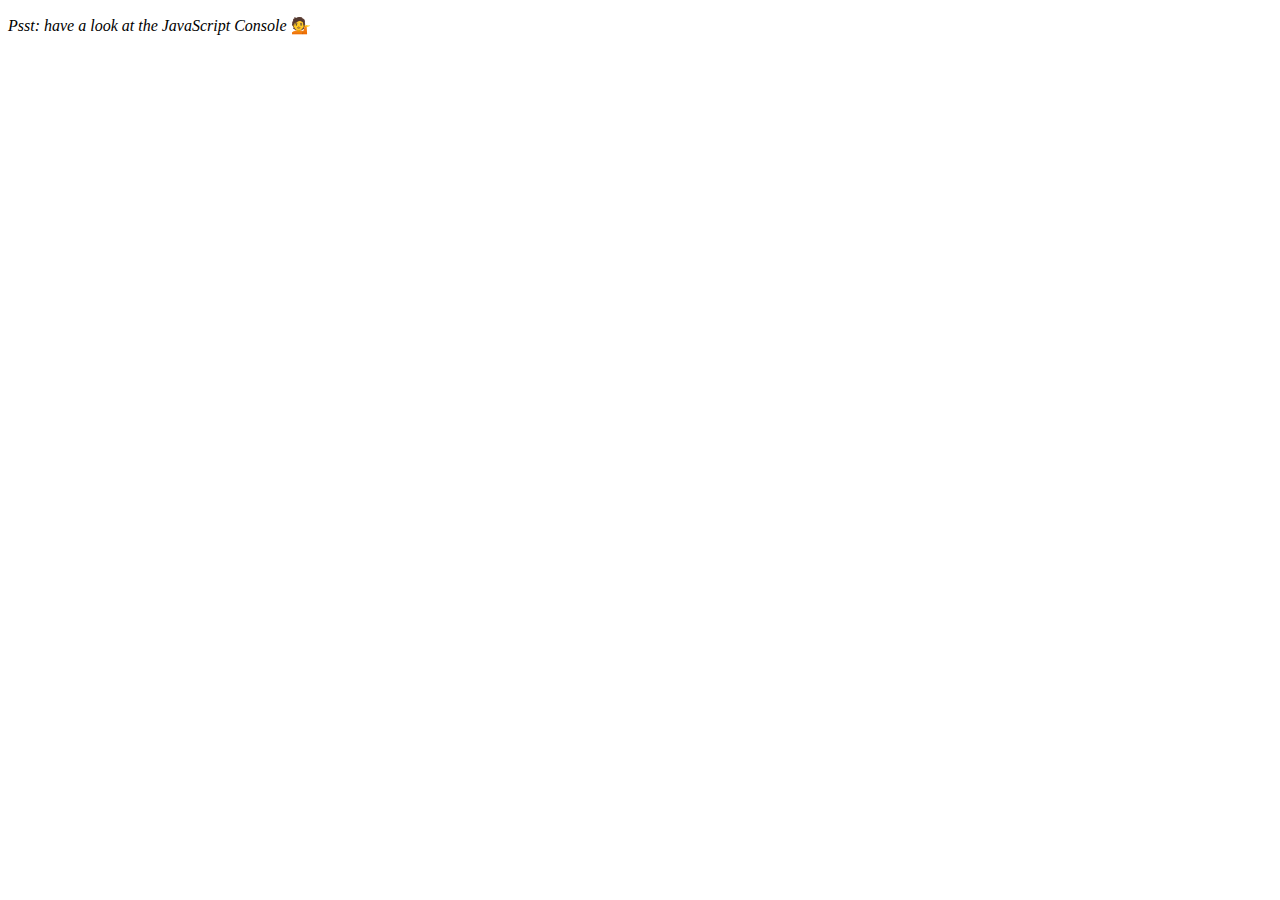
<file: ArrayCardio-1/index.htm>
<!DOCTYPE html>
<html lang="en">
<head>
    <meta charset="UTF-8">
    <meta http-equiv="X-UA-Compatible" content="IE=edge">
    <meta name="viewport" content="width=device-width, initial-scale=1.0">
    <title>Array Cardio I</title>
</head>
<body>
    <p><em>Psst: have a look at the JavaScript Console</em> 💁</p>
    <script src="script.js"></script>
</body>
</html>
</file>
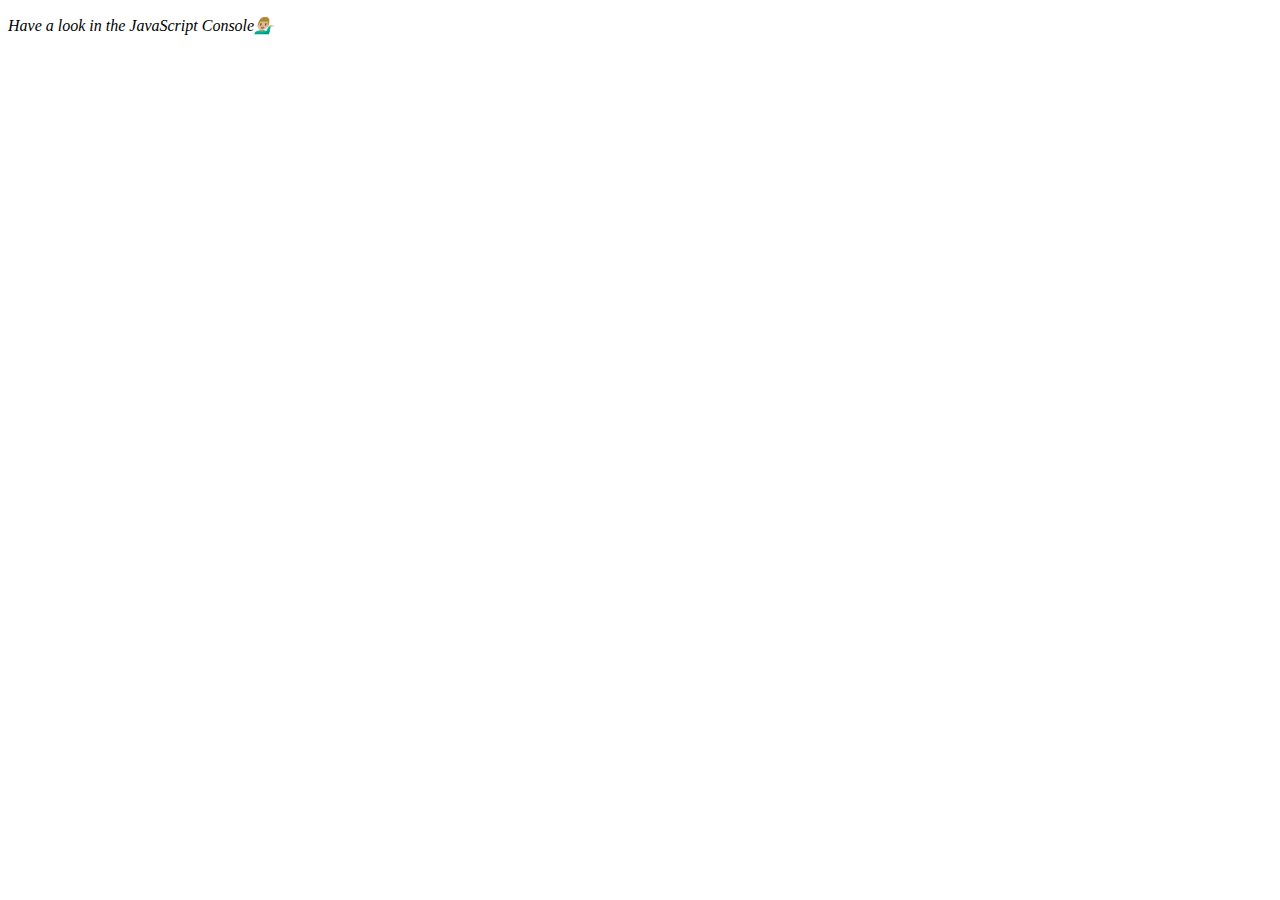
<file: ArrayCardio-2/index.htm>
<!DOCTYPE html>
<html lang="en">
<head>
    <meta charset="UTF-8">
    <meta http-equiv="X-UA-Compatible" content="IE=edge">
    <meta name="viewport" content="width=device-width, initial-scale=1.0">
    <title>Array Cardio|2</title>
</head>
<body>
    <p><em>Have a look in the JavaScript Console💁🏼‍♂️</em></p>
    <script src="script.js"></script>
</body>
</html>
</file>
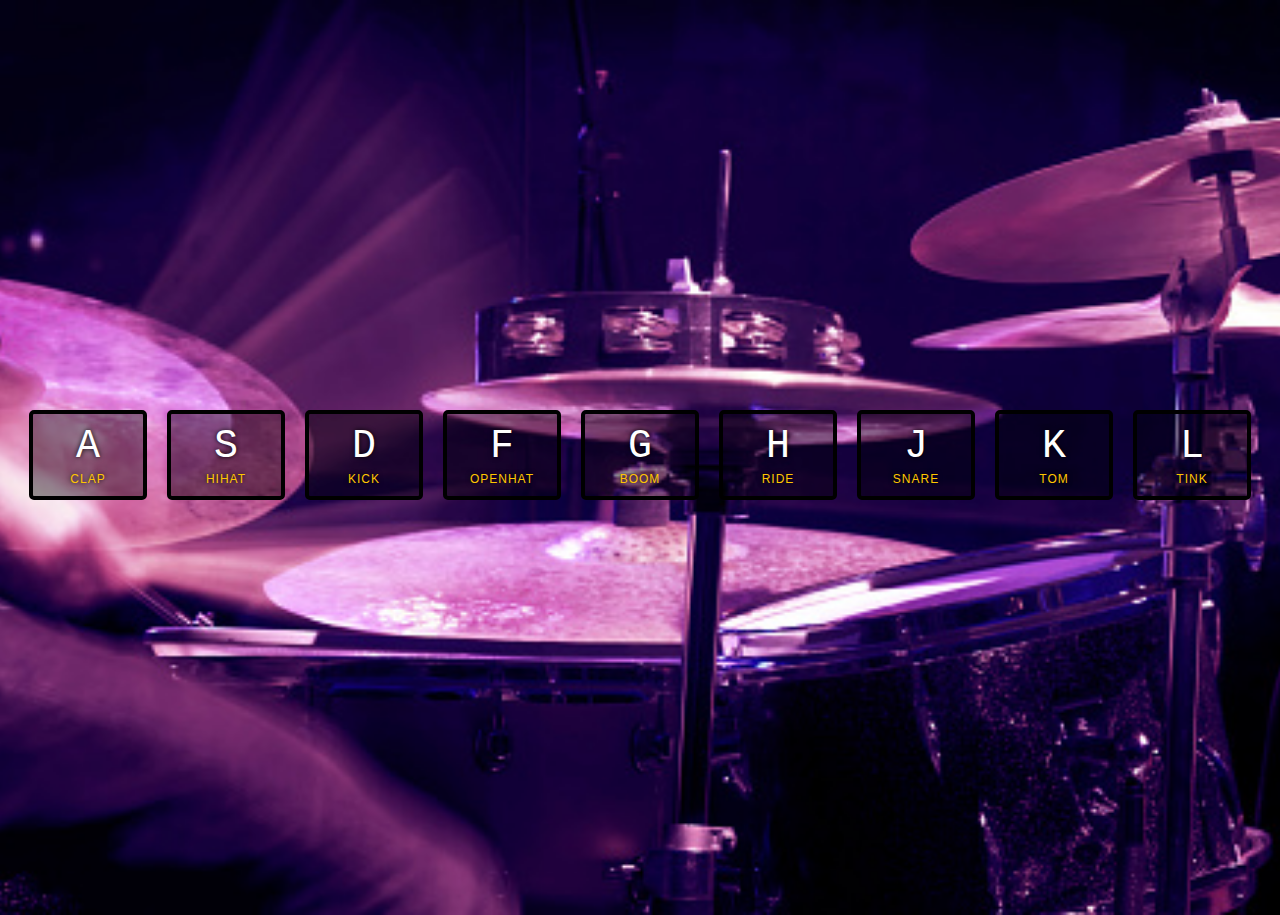
<file: DrumBeat/index.htm>
<!DOCTYPE html>
<html lang="en">

<head>
    <meta charset="UTF-8">
    <meta http-equiv="X-UA-Compatible" content="IE=edge">
    <meta name="viewport" content="width=device-width, initial-scale=1.0">
    <title>Drum Beat</title>
    <link rel="stylesheet" href="style.css">
    
</head>

<body>
    <div class="background-img">
    <div class="keys">
        <div class="key" data-key='65'>
            <kbd>A</kbd>
            <span class="sound">clap</span>
        </div>
        <div class="key" data-key="83">
            <kbd>S</kbd>
            <span class="sound">hihat</span>
        </div>
        <div class="key" data-key="68">
            <kbd>D</kbd>
            <span class="sound">kick</span>
        </div>
        <div class="key" data-key="70">
            <kbd>F</kbd>
            <span class="sound">openhat</span>
        </div>
        <div class="key" data-key="71">
            <kbd>G</kbd>
            <span class="sound">boom</span>
        </div>
        <div class="key" data-key="72">
            <kbd>H</kbd>
            <span class="sound">ride</span>
        </div>
        <div class="key" data-key="74">
            <kbd>J</kbd>
            <span class="sound">snare</span>
        </div>
        <div class="key" data-key="75">
            <kbd>K</kbd>
            <span class="sound">tom</span>
        </div>
        <div class="key" data-key="76">
            <kbd>L</kbd>
            <span class="sound">tink</span>
        </div>
    </div>
    </div>
    <audio data-key="65" src="sounds/clap.wav"></audio>
    <audio data-key="83" src="sounds/hihat.wav"></audio>
    <audio data-key="68" src="sounds/kick.wav"></audio>
    <audio data-key="70" src="sounds/openhat.wav"></audio>
    <audio data-key="71" src="sounds/boom.wav"></audio>
    <audio data-key="72" src="sounds/ride.wav"></audio>
    <audio data-key="74" src="sounds/snare.wav"></audio>
    <audio data-key="75" src="sounds/tom.wav"></audio>
    <audio data-key="76" src="sounds/tink.wav"></audio>

    <script src="script.js"></script>
</body>

</html>
</file>
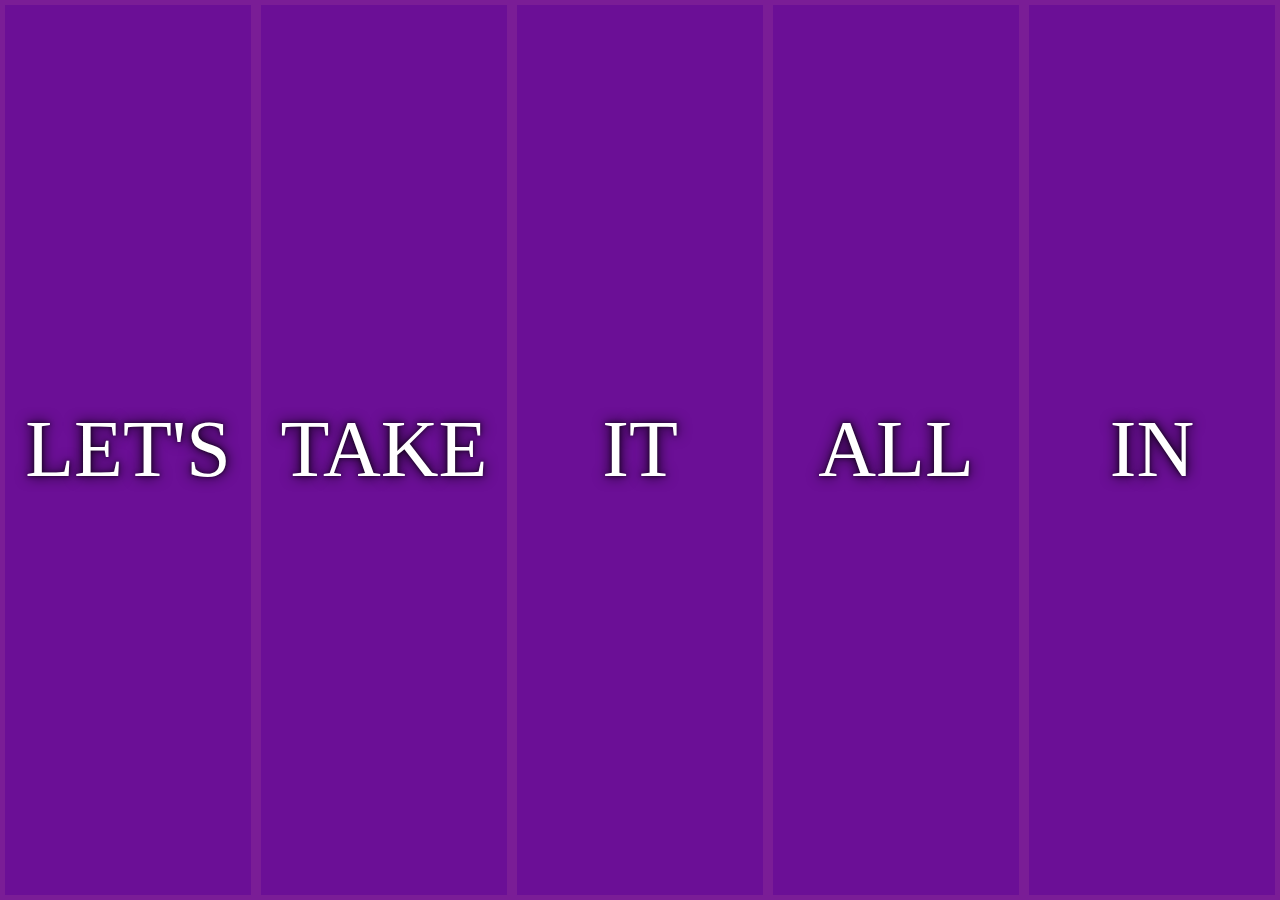
<file: Flex_panel_Img/index.htm>
<!DOCTYPE html>
<html lang="en">
<head>
    <meta charset="UTF-8">
    <meta http-equiv="X-UA-Compatible" content="IE=edge">
    <meta name="viewport" content="width=device-width, initial-scale=1.0">
    <title>Flex Panel</title>
    <link rel="stylesheet" href="style.css">
</head>
<body>
    <div class="panels">
        <div class="panel panel1">
            <p>Hey</p>
            <p>Let's</p>
            <p>Dance</p>
        </div>
        <div class="panel panel2">
            <p>Give</p>
            <p>Take</p>
            <p>Receive</p>
        </div>
        <div class="panel panel3">
            <p>Experience</p>
            <p>It</p>
            <p>Today</p>
        </div>
        <div class="panel panel4">
            <p>Give</p>
            <p>All</p>
            <p>You can</p>
        </div>
        <div class="panel panel5">
            <p>Life</p>
            <p>In</p>
            <p>Motion</p>
        </div>
    </div>
    <script src="script.js"></script>
</body>
</html>
</file>
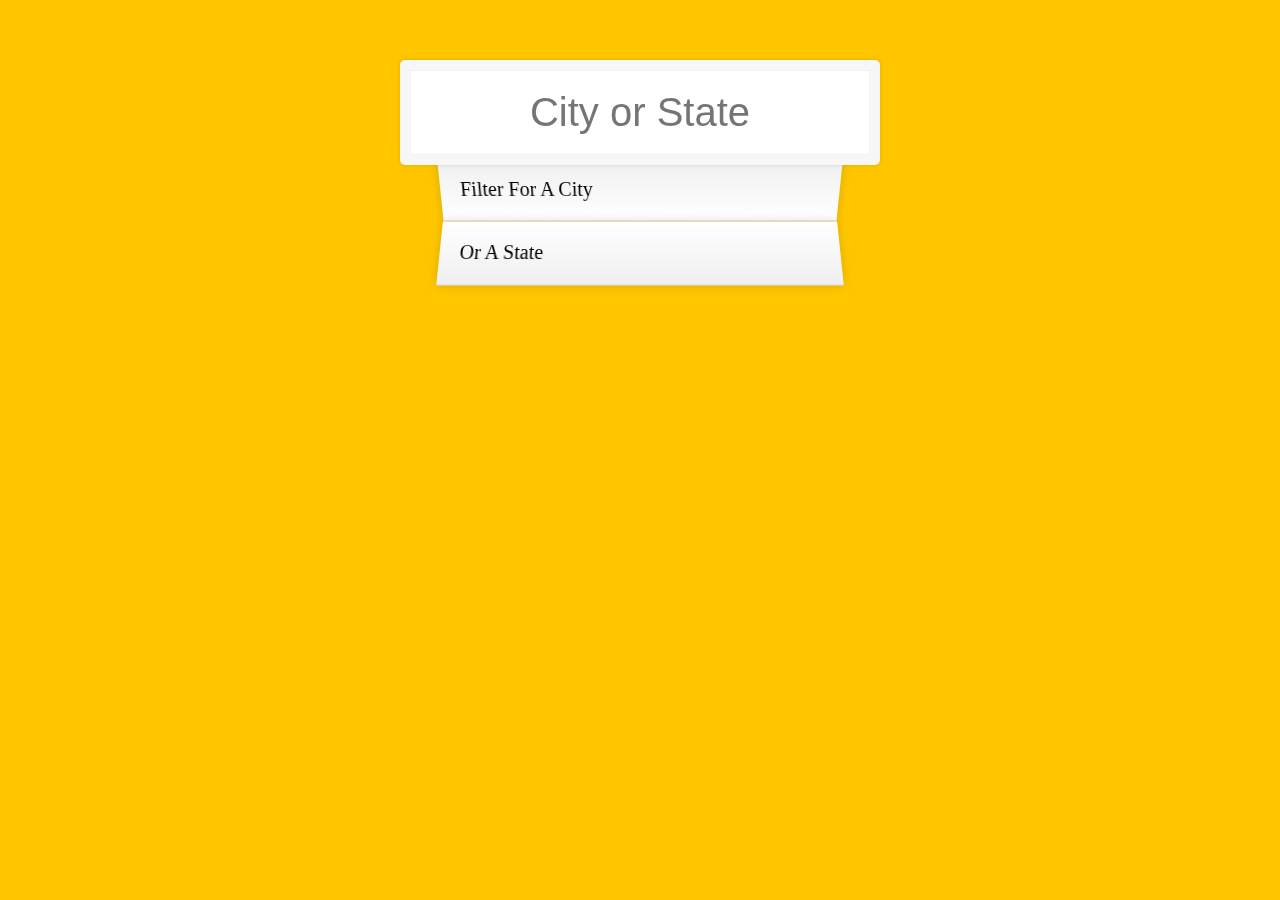
<file: Type_Ahead/index.htm>
<!DOCTYPE html>
<html lang="en">
<head>
    <meta charset="UTF-8">
    <meta http-equiv="X-UA-Compatible" content="IE=edge">
    <meta name="viewport" content="width=device-width, initial-scale=1.0">
    <title>Type Ahead</title>
    <link rel="stylesheet" href="style.css">
</head>
<body>
    <form class="search-form">
        <input type="text" class="search" placeholder="City or State">
        <ul class="suggestions">
          <li>Filter for a city</li>
          <li>or a state</li>
        </ul>
      </form>
    <script src="script.js"></script>
</body>
</html>
</file>
<file: DrumBeat/style.css>
html {
    font-size: 10px;
    background: url('./background.jpg') center;
    background-size: cover;
    /* filter: blur(5px); */
  }
  
  body,html {
    margin: 0;
    padding: 0;
    font-family: sans-serif;
  }


  .keys {
    margin: 10px;
    margin-top: 5px;;
    /* position: absolute; */
    display: flex;
    flex: 1;
    min-height: 100vh;
    align-items: center;
    justify-content: center;
  }
  
  .key {
    border: .4rem solid black;
    border-radius: .5rem;
    margin: 1rem;
    font-size: 1.5rem;
    padding: 1rem .5rem;
    transition: all .07s ease;
    width: 10rem;
    text-align: center;
    color: white;
    background: rgba(0,0,0,0.4);
    text-shadow: 0 0 .5rem black;
  }
  
  .playing {
    transform: scale(1.1);
    border-color: #ffc600;
    box-shadow: 0 0 1rem #ffc600;
  }
  
  kbd {
    display: block;
    font-size: 4rem;
  }
  
  .sound {
    font-size: 1.2rem;
    text-transform: uppercase;
    letter-spacing: .1rem;
    color: #ffc600;
  }
</file>
<file: Flex_panel_Img/style.css>
html {
    box-sizing: border-box;
    background: #ffc600;
    font-family:  'helvetica neue';
    font-size: 20px;
    font-weight: 200;
}
body {
    margin:0;
}
*,*:before,*:after{
    box-sizing:inherit;
}

.panels {
    min-height: 100vh;
    overflow: hidden;
    display: flex;

}
.panel {
    display: flex;
    flex: 1;
    background: #6b0f96;
    box-shadow: inset 0 0 0 5px rgba(255,155,155,0.1);
    color: white;
    text-align: center;
    align-items: center;
    /* safari transitioned event property === flex */
    /* CHrome + FireFox transitioned event property === flex-grow */
    transition:
        font-size 0.7s cubic-bezier(0.61,-0.19,0.7,-0.11),
        flex 0.7s cubic-bezier(0.61,-0.19,0.7,-0.11),
        background 0.2s;
    font-size: 20px;
    background-size: cover;
    background-position: center;
    flex-direction: column;
    justify-content: center;
    align-items: center;
}
/* panel background images */
.panel1 {
    background-image: url(https://source.unsplash.com/gYl-UtwNg_I/1500x1500);
  }
  .panel2 {
    background-image: url(https://source.unsplash.com/rFKUFzjPYiQ/1500x1500);
  }
  .panel3 {
    background-image: url(https://images.unsplash.com/photo-1465188162913-8fb5709d6d57?ixlib=rb-0.3.5&q=80&fm=jpg&crop=faces&cs=tinysrgb&w=1500&h=1500&fit=crop&s=967e8a713a4e395260793fc8c802901d);
  }
  .panel4 {
    background-image: url(https://source.unsplash.com/ITjiVXcwVng/1500x1500);
  }
  .panel5 {
    background-image: url(https://source.unsplash.com/3MNzGlQM7qs/1500x1500);
  }
/* Flex Childern */
.panel > * {
    margin:0;
    width: 100%;
    transition: transform 0.5s;
    /* border: 1px solid red; */
    flex: 1 0 auto;
    display: flex;
    justify-content: center;
    align-items: center;
}
.panel > *:first-child{
    transform: translateY(-100%);
}
.panel.open-active > *:first-child{transform:translateY(0);}
.panel > *:last-child{
    transform: translateY(100%);
}
.panel.open-active > *:last-child{transform:translateY(0);}

.panel p {
    text-transform: uppercase;
    font-family: 'Amatic SC', cursive;
    text-shadow: 0 0 4px rgba(0,0,0,0.72), 0 0 14px rgba(0,0,0.45);
    font-size: 2em;
}
.panel p:nth-child(2){
    font-size: 4em;
}
.panel.open {
    font-size:40px;
    flex:5;
}
.cta { 
    color: white;
    text-decoration: none;
}
</file>
<file: Type_Ahead/style.css>
html {
    box-sizing: border-box;
    background: #ffc600;
    font-family: 'helvetica neue';
    font-size: 20px;
    font-weight: 200;
  }
  
  *, *:before, *:after {
    box-sizing: inherit;
  }
  
  input {
    width: 100%;
    padding: 20px;
  }
  
  .search-form {
    max-width: 400px;
    margin: 50px auto;
  }
  
  input.search {
    margin: 0;
    text-align: center;
    outline: 0;
    border: 10px solid #F7F7F7;
    width: 120%;
    left: -10%;
    position: relative;
    top: 10px;
    z-index: 2;
    border-radius: 5px;
    font-size: 40px;
    box-shadow: 0 0 5px rgba(0, 0, 0, 0.12), inset 0 0 2px rgba(0, 0, 0, 0.19);
  }
  
  .suggestions {
    margin: 0;
    padding: 0;
    position: relative;
    /*perspective: 20px;*/
  }
  
  .suggestions li {
    background: white;
    list-style: none;
    border-bottom: 1px solid #D8D8D8;
    box-shadow: 0 0 10px rgba(0, 0, 0, 0.14);
    margin: 0;
    padding: 20px;
    transition: background 0.2s;
    display: flex;
    justify-content: space-between;
    text-transform: capitalize;
  }
  
  .suggestions li:nth-child(even) {
    transform: perspective(100px) rotateX(3deg) translateY(2px) scale(1.001);
    background: linear-gradient(to bottom,  #ffffff 0%,#EFEFEF 100%);
  }
  
  .suggestions li:nth-child(odd) {
    transform: perspective(100px) rotateX(-3deg) translateY(3px);
    background: linear-gradient(to top,  #ffffff 0%,#EFEFEF 100%);
  }
  
  span.population {
    font-size: 15px;
  }
  
  .hl {
    background: #ffc600;
  }
</file>
